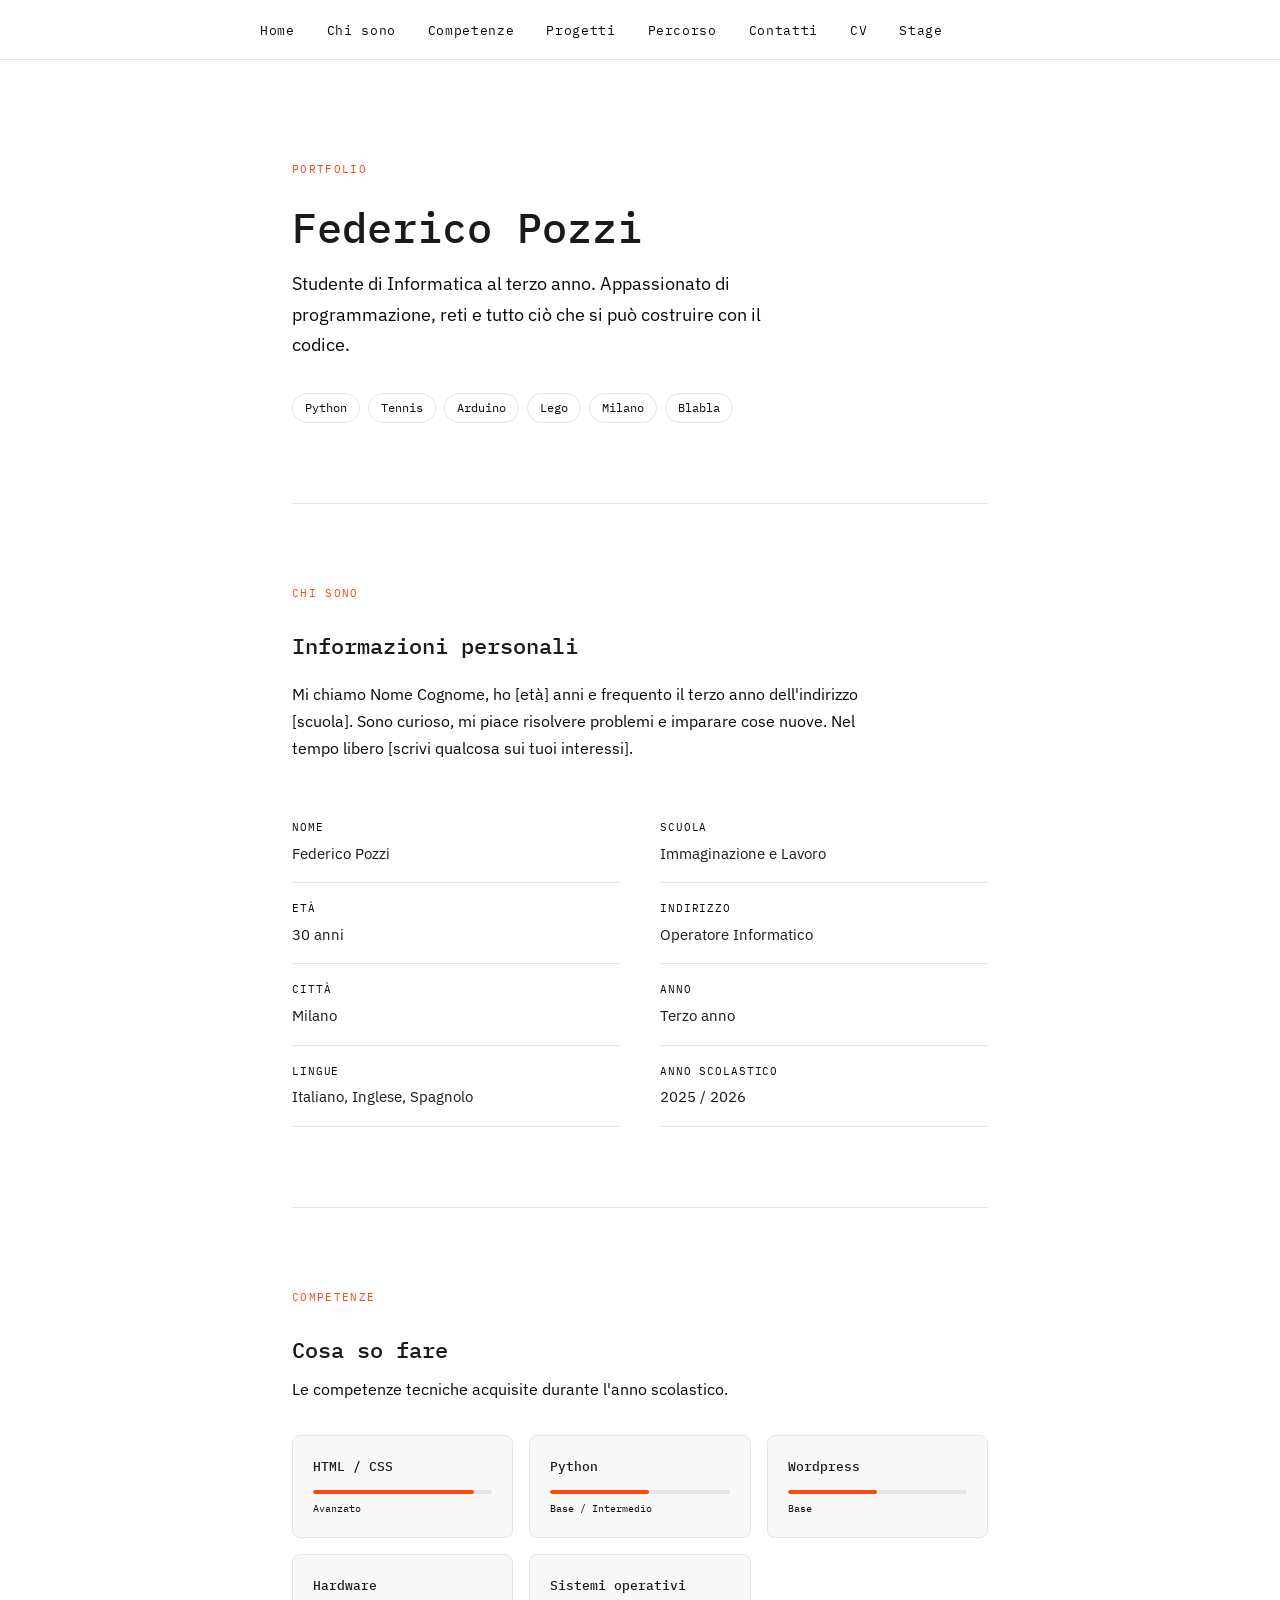
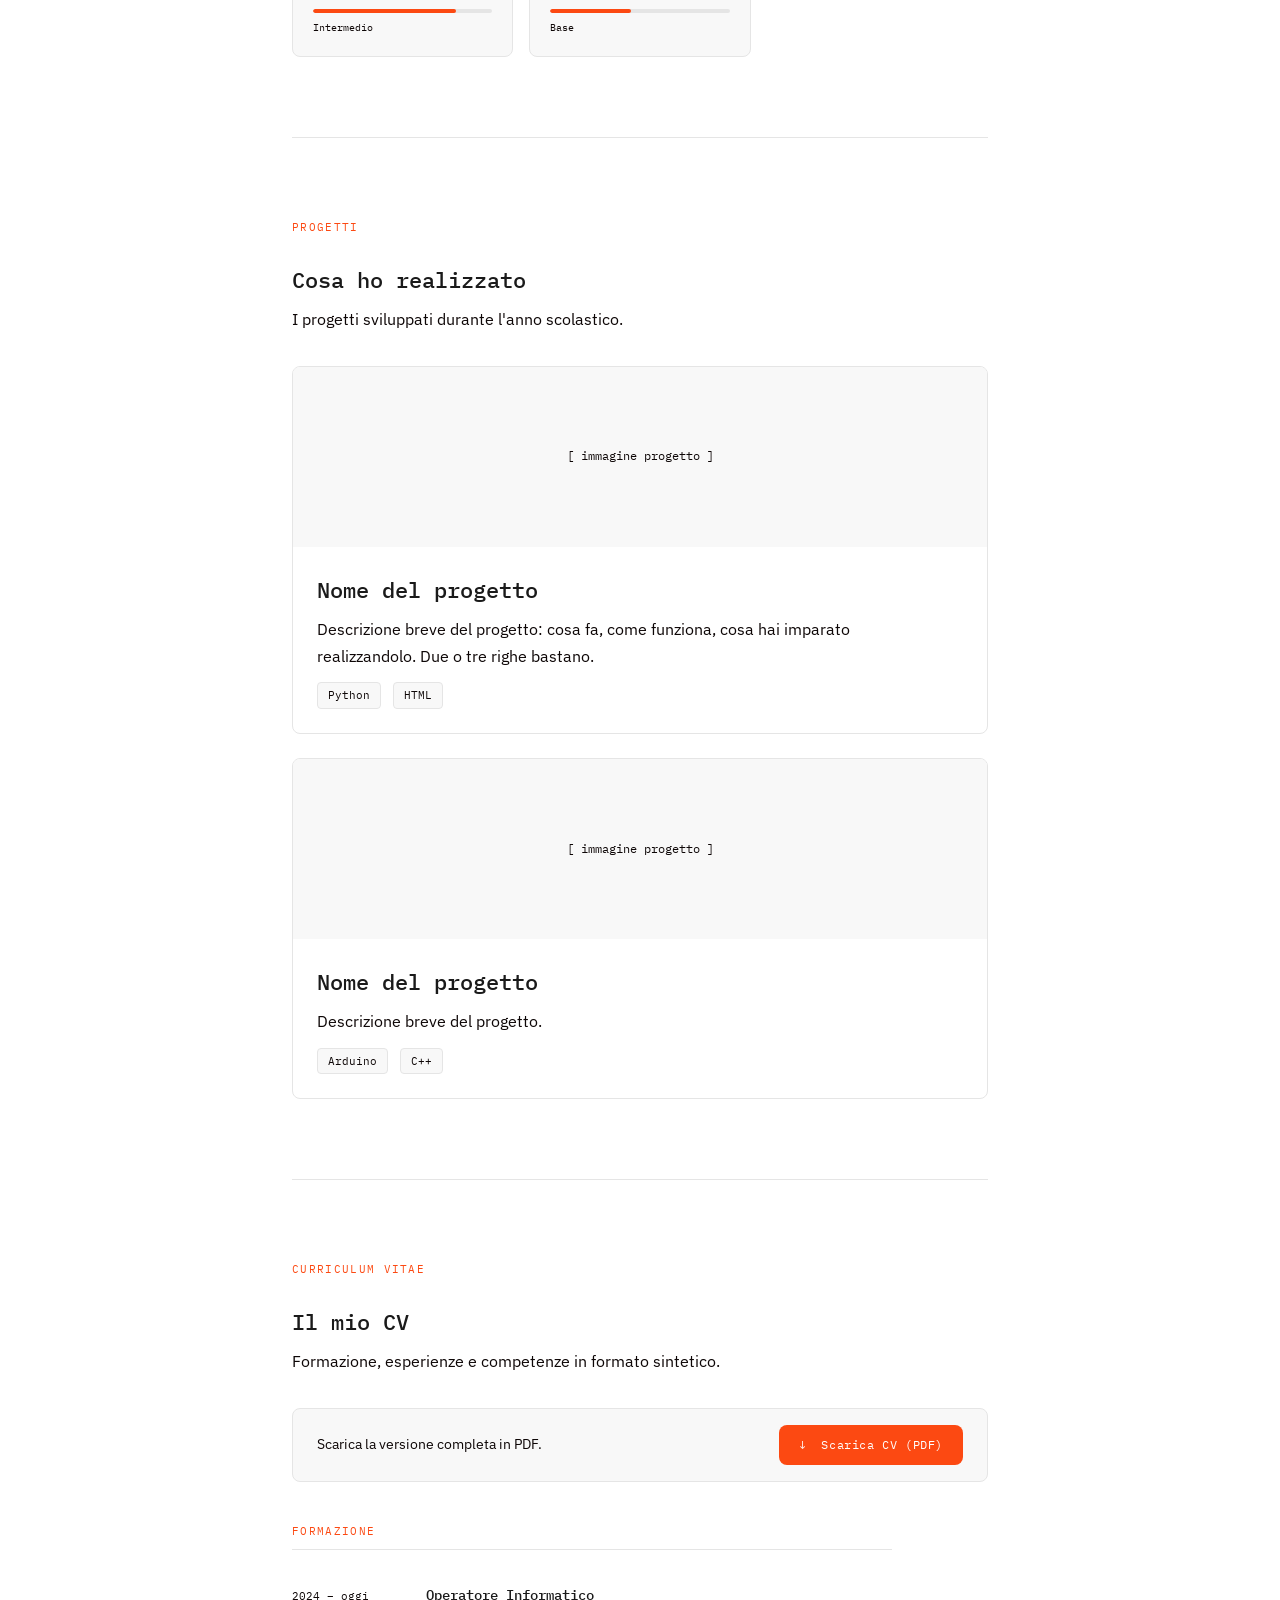
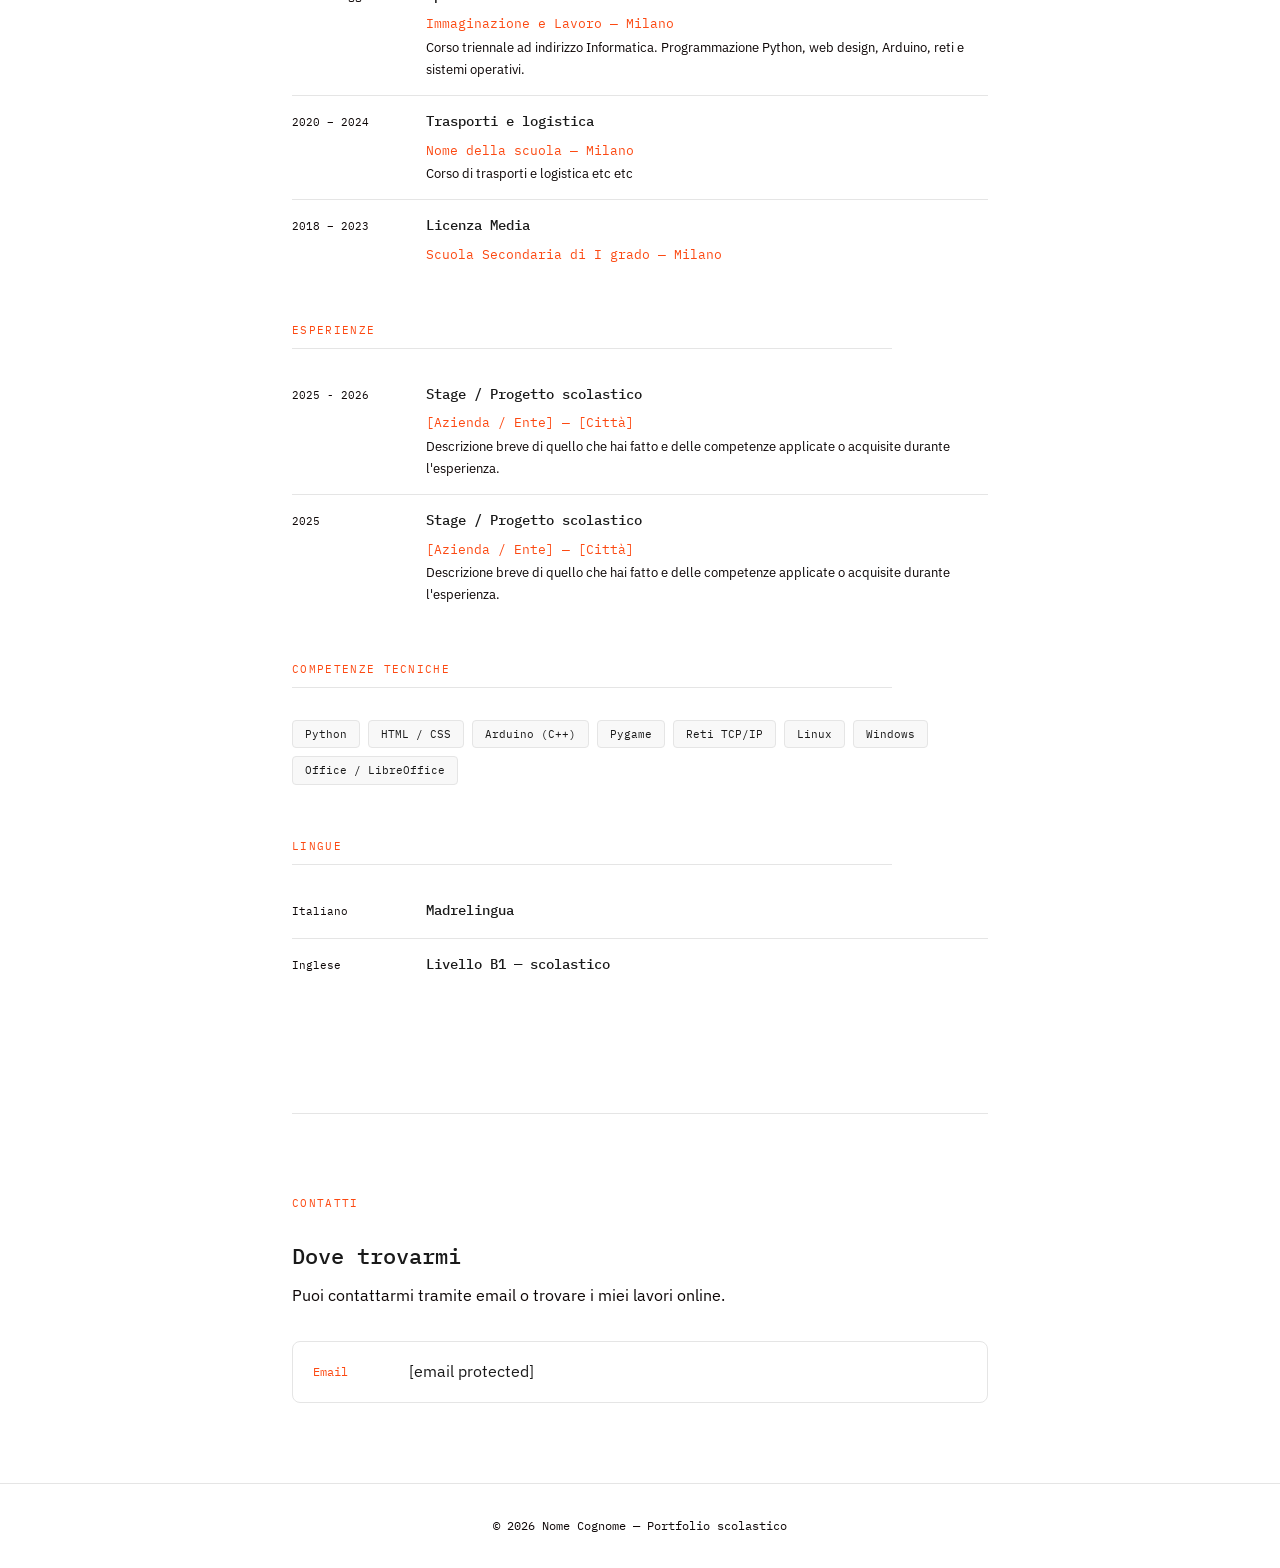
<file: index.html>
<!DOCTYPE html>
<html lang="it">
<head>
  <meta charset="UTF-8" />
  <meta name="viewport" content="width=device-width, initial-scale=1.0"/>

  <!-- ✏️ MODIFICA: cambia il titolo con il tuo nome -->
  <title>Federico Pozzi — Portfolio</title>

  <link rel="preconnect" href="https://fonts.googleapis.com">
  <link href="https://fonts.googleapis.com/css2?family=IBM+Plex+Sans:wght@300;400;500&family=IBM+Plex+Mono:wght@400;500&display=swap" rel="stylesheet">
  <link rel="stylesheet" href="style.css">
</head>

<body>

  <!-- NAVIGAZIONE -->
  <nav>
    <ul>
      <!-- ✏️ puoi cambiare le voci del menu -->
      <li><a href="#hero">Home</a></li>
      <li><a href="#chi-sono">Chi sono</a></li>
      <li><a href="#competenze">Competenze</a></li>
      <li><a href="#progetti">Progetti</a></li>
      <li><a href="#percorso">Percorso</a></li>
      <li><a href="#contatti">Contatti</a></li>
      <li><a href="#cv">CV</a></li>
      <li><a href="./stage.html">Stage</a></li>
    </ul>
  </nav>

  <main>

    <!-- ==========================================
         HERO — presentazione iniziale
         ========================================== -->
    <section id="hero">
      <p class="etichetta">Portfolio</p>

      <!-- ✏️ MODIFICA: il tuo nome e cognome -->
      <h1>Federico Pozzi</h1>

      <!-- ✏️ MODIFICA: una frase breve su di te -->
      <p class="sottotitolo">
        Studente di Informatica al terzo anno. Appassionato di programmazione,
        reti e tutto ciò che si può costruire con il codice.
      </p>

      <!-- ✏️ MODIFICA: le parole chiave che ti descrivono -->
      <div class="tag-list">
        <span class="tag">Python</span>
        <span class="tag">Tennis</span>
        <span class="tag">Arduino</span>
        <span class="tag">Lego</span>
        <span class="tag">Milano</span>
        <span class="tag">Blabla</span>
      </div>
    </section>

    <!-- ==========================================
         CHI SONO
         ========================================== -->
    <section id="chi-sono">
      <p class="etichetta">Chi sono</p>
      <h2>Informazioni personali</h2>

      <!-- ✏️ MODIFICA: scrivi qualcosa su di te -->
      <p style="margin-top: 16px;">
        Mi chiamo Nome Cognome, ho [età] anni e frequento il terzo anno
        dell'indirizzo [scuola]. Sono curioso,
        mi piace risolvere problemi e imparare cose nuove.
        Nel tempo libero [scrivi qualcosa sui tuoi interessi].
      </p>

      <div class="griglia-2col" style="margin-top: 40px;">
        <div>
          <!-- ✏️ MODIFICA: le tue informazioni -->
          <div class="info-riga">
            <span>Nome</span>
            <span>Federico Pozzi</span>
          </div>
          <div class="info-riga">
            <span>Età</span>
            <span>30 anni</span>
          </div>
          <div class="info-riga">
            <span>Città</span>
            <span>Milano</span>
          </div>
          <div class="info-riga">
            <span>Lingue</span>
            <span>Italiano, Inglese, Spagnolo</span>
          </div>
        </div>
        <div>
          <div class="info-riga">
            <span>Scuola</span>
            <span>Immaginazione e Lavoro</span>
          </div>
          <div class="info-riga">
            <span>Indirizzo</span>
            <span>Operatore Informatico</span>
          </div>
          <div class="info-riga">
            <span>Anno</span>
            <span>Terzo anno</span>
          </div>
          <div class="info-riga">
            <span>Anno scolastico</span>
            <span>2025 / 2026</span>
          </div>
        </div>
      </div>
    </section>

    <!-- ==========================================
         COMPETENZE
         ========================================== -->
    <section id="competenze">
      <p class="etichetta">Competenze</p>
      <h2>Cosa so fare</h2>
      <p style="margin-top: 8px;">
        Le competenze tecniche acquisite durante l'anno scolastico.
      </p>

      <!-- ✏️ MODIFICA: le tue competenze e il livello (da 0% a 100%) -->
      <div class="competenze-griglia">

        <div class="competenza-card">
          <h3>HTML / CSS</h3>
          <div class="barra-contenitore">
            <div class="barra" style="width: 90%"></div>
          </div>
          <p class="livello-label">Avanzato</p>
        </div>

        <div class="competenza-card">
          <h3>Python</h3>
          <div class="barra-contenitore">
            <div class="barra" style="width: 55%"></div>
          </div>
          <p class="livello-label">Base / Intermedio</p>
        </div>

        <div class="competenza-card">
          <h3>Wordpress</h3>
          <div class="barra-contenitore">
            <div class="barra" style="width: 50%"></div>
          </div>
          <p class="livello-label">Base</p>
        </div>

        <div class="competenza-card">
          <h3>Hardware</h3>
          <div class="barra-contenitore">
            <div class="barra" style="width: 80%"></div>
          </div>
          <p class="livello-label">Intermedio</p>
        </div>

        <div class="competenza-card">
          <h3>Sistemi operativi</h3>
          <div class="barra-contenitore">
            <div class="barra" style="width: 45%"></div>
          </div>
          <p class="livello-label">Base</p>
        </div>

        <!-- ✏️ aggiungi altre competenze copiando il blocco sopra -->

      </div>
    </section>

    <!-- ==========================================
         PROGETTI
         ========================================== -->
    <section id="progetti">
      <p class="etichetta">Progetti</p>
      <h2>Cosa ho realizzato</h2>
      <p style="margin-top: 8px;">
        I progetti sviluppati durante l'anno scolastico.
      </p>

      <div class="progetti-lista">

        <!-- PROGETTO 1 — ✏️ MODIFICA con il tuo progetto -->
        <div class="progetto-card">
          <div class="progetto-immagine">
            <!-- ✏️ sostituisci questo placeholder con un'immagine del progetto:
                 <img src="screenshot-progetto.jpg" alt="Nome progetto" style="width:100%;height:100%;object-fit:cover;">
            -->
            [ immagine progetto ]
          </div>
          <div class="progetto-corpo">
            <h2>Nome del progetto</h2>
            <p style="margin-top: 8px;">
              Descrizione breve del progetto: cosa fa, come funziona, cosa hai imparato
              realizzandolo. Due o tre righe bastano.
            </p>
            <div class="progetto-meta">
              <!-- ✏️ aggiungi i linguaggi / strumenti usati -->
              <span class="badge">Python</span>
              <span class="badge">HTML</span>
            </div>
            <!-- ✏️ se hai un link al progetto, inseriscilo qui -->
            <!-- <a href="#" class="progetto-link">→ Vedi il progetto</a> -->
          </div>
        </div>

        <!-- PROGETTO 2 — ✏️ MODIFICA con il tuo progetto -->
        <div class="progetto-card">
          <div class="progetto-immagine">[ immagine progetto ]</div>
          <div class="progetto-corpo">
            <h2>Nome del progetto</h2>
            <p style="margin-top: 8px;">
              Descrizione breve del progetto.
            </p>
            <div class="progetto-meta">
              <span class="badge">Arduino</span>
              <span class="badge">C++</span>
            </div>
          </div>
        </div>

        <!-- ✏️ copia un blocco qui sopra per aggiungere altri progetti -->

      </div>
    </section>

    <!-- ==========================================
         CV
         ========================================== -->
    <section id="cv">
      <p class="etichetta">Curriculum Vitae</p>
      <h2>Il mio CV</h2>
      <p style="margin-top: 8px;">
        Formazione, esperienze e competenze in formato sintetico.
      </p>

      <!-- BOTTONE DOWNLOAD PDF -->
      <div class="cv-download-bar">
        <p>Scarica la versione completa in PDF.</p>
        <!-- ✏️ MODIFICA: sostituisci "cv.pdf" con il nome del tuo file PDF -->
        <a href="cv.pdf" download="NomeCognome_CV.pdf" class="btn-scarica">
          ↓ &nbsp;Scarica CV (PDF)
        </a>
      </div>

      <!-- FORMAZIONE -->
      <div class="cv-blocco">
        <p class="cv-blocco-titolo">Formazione</p>

        <!-- ✏️ MODIFICA: il tuo percorso scolastico -->
        <div class="cv-riga">
          <span class="cv-periodo">2024 – oggi</span>
          <div class="cv-contenuto">
            <h3>Operatore Informatico</h3>
            <span class="cv-luogo">Immaginazione e Lavoro — Milano</span>
            <p>Corso triennale ad indirizzo Informatica. Programmazione Python,
               web design, Arduino, reti e sistemi operativi.</p>
          </div>
        </div>

        <div class="cv-riga">
          <span class="cv-periodo">2020 – 2024</span>
          <div class="cv-contenuto">
            <h3>Trasporti e logistica</h3>
            <span class="cv-luogo">Nome della scuola — Milano</span>
            <p>Corso di trasporti e logistica etc etc</p>
          </div>
        </div>

        <div class="cv-riga">
          <span class="cv-periodo">2018 – 2023</span>
          <div class="cv-contenuto">
            <h3>Licenza Media</h3>
            <!-- ✏️ MODIFICA: la tua scuola media -->
            <span class="cv-luogo">Scuola Secondaria di I grado — Milano</span>
          </div>
        </div>

        <!-- ✏️ aggiungi altri blocchi copiando una cv-riga -->
      </div>

      <!-- ESPERIENZE -->
      <div class="cv-blocco">
        <p class="cv-blocco-titolo">Esperienze</p>

        <!-- ✏️ MODIFICA: aggiungi stage, lavori, volontariato, ecc. -->
        <div class="cv-riga">
          <span class="cv-periodo">2025 - 2026</span>
          <div class="cv-contenuto">
            <h3>Stage / Progetto scolastico</h3>
            <!-- ✏️ MODIFICA: azienda o contesto -->
            <span class="cv-luogo">[Azienda / Ente] — [Città]</span>
            <p>Descrizione breve di quello che hai fatto e delle competenze
               applicate o acquisite durante l'esperienza.</p>
          </div>
        </div>

         <div class="cv-riga">
          <span class="cv-periodo">2025</span>
          <div class="cv-contenuto">
            <h3>Stage / Progetto scolastico</h3>
            <!-- ✏️ MODIFICA: azienda o contesto -->
            <span class="cv-luogo">[Azienda / Ente] — [Città]</span>
            <p>Descrizione breve di quello che hai fatto e delle competenze
               applicate o acquisite durante l'esperienza.</p>
          </div>
        </div>

        <!-- ✏️ se non hai esperienze lavorative ancora, puoi rimuovere
             questa sezione o usarla per progetti extrascolastici -->
      </div>

      <!-- COMPETENZE TECNICHE -->
      <div class="cv-blocco">
        <p class="cv-blocco-titolo">Competenze tecniche</p>
        <!-- ✏️ MODIFICA: le tue competenze -->
        <div class="cv-skill-lista">
          <span class="cv-skill">Python</span>
          <span class="cv-skill">HTML / CSS</span>
          <span class="cv-skill">Arduino (C++)</span>
          <span class="cv-skill">Pygame</span>
          <span class="cv-skill">Reti TCP/IP</span>
          <span class="cv-skill">Linux</span>
          <span class="cv-skill">Windows</span>
          <span class="cv-skill">Office / LibreOffice</span>
        </div>
      </div>

      <!-- LINGUE -->
      <div class="cv-blocco">
        <p class="cv-blocco-titolo">Lingue</p>

        <div class="cv-riga">
          <span class="cv-periodo">Italiano</span>
          <div class="cv-contenuto">
            <h3>Madrelingua</h3>
          </div>
        </div>

        <div class="cv-riga">
          <span class="cv-periodo">Inglese</span>
          <div class="cv-contenuto">
            <!-- ✏️ MODIFICA: il tuo livello -->
            <h3>Livello B1 — scolastico</h3>
          </div>
        </div>
      </div>

    </section>

    <!-- ==========================================
         CONTATTI
         ========================================== -->
    <section id="contatti">
      <p class="etichetta">Contatti</p>
      <h2>Dove trovarmi</h2>
      <p style="margin-top: 8px;">
        Puoi contattarmi tramite email o trovare i miei lavori online.
      </p>

      <div class="contatti-lista">

        <!-- ✏️ MODIFICA: la tua email -->
        <a href="/cdn-cgi/l/email-protection#3b4f4e5a7b5e565a525715524f" class="contatto-riga">
          <span class="contatto-icona">Email</span>
          <span><span class="__cf_email__" data-cfemail="5d29283c1d38303c3431733429">[email&#160;protected]</span></span>
        </a>

        <!-- ✏️ MODIFICA: il tuo profilo GitHub (se ce l'hai)
        <a href="https://github.com/tuousername" class="contatto-riga" target="_blank">
          <span class="contatto-icona">GitHub</span>
          <span>github.com/tuousername</span>
        </a> -->

        <!-- ✏️ aggiungi altri link (LinkedIn, ecc.) copiando il blocco sopra
             oppure cancella quelli che non usi -->

      </div>
    </section>

    

  </main>

    <footer>
    <!-- ✏️ MODIFICA: il tuo nome -->
    © 2026 Nome Cognome — Portfolio scolastico
  </footer>

</body>
</html>
</file>
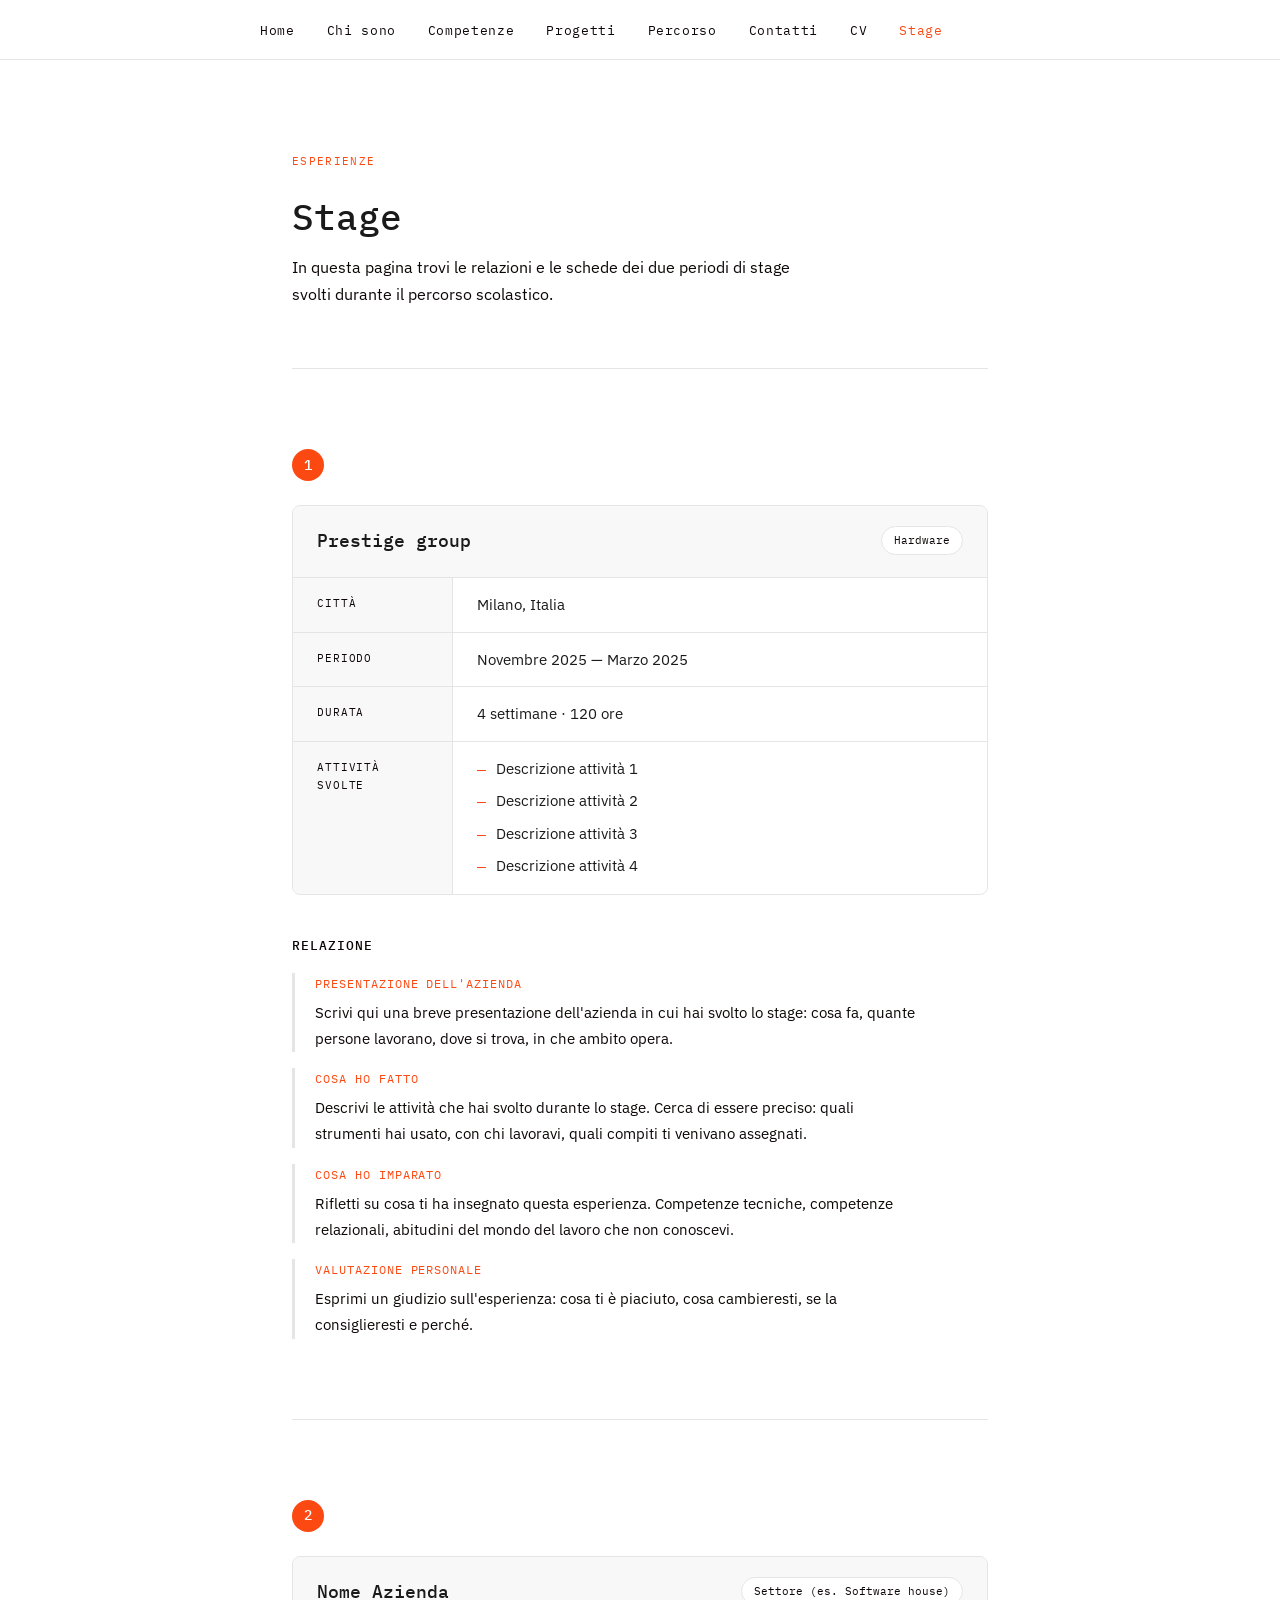
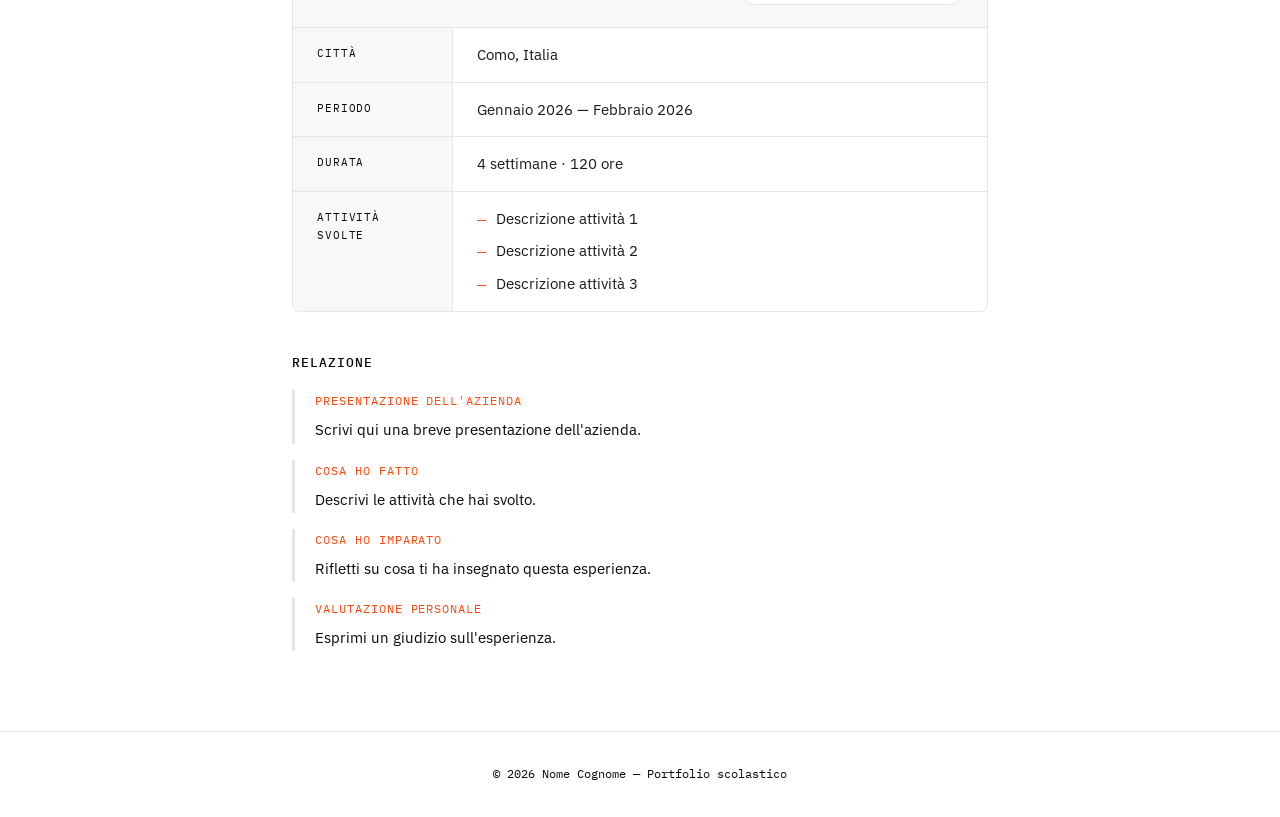
<file: stage.html>
<!DOCTYPE html>
<html lang="it">
<head>
  <meta charset="UTF-8" />
  <meta name="viewport" content="width=device-width, initial-scale=1.0"/>

  <!-- ✏️ MODIFICA: cambia il titolo con il tuo nome -->
  <title>Nome Cognome — Stage</title>

  <link rel="preconnect" href="https://fonts.googleapis.com">
  <link href="https://fonts.googleapis.com/css2?family=IBM+Plex+Sans:wght@300;400;500&family=IBM+Plex+Mono:wght@400;500&display=swap" rel="stylesheet">
  <link rel="stylesheet" href="style.css">
</head>

<body class="pagina-stage">

  <!-- NAVIGAZIONE -->
  <nav>
    <ul>
      <!-- ✏️ MODIFICA: stessi link del tuo portfolio -->
      <li><a href="./index.html">Home</a></li>
      <li><a href="index.html#chi-sono">Chi sono</a></li>
      <li><a href="./index.html#competenze">Competenze</a></li>
      <li><a href="./index.html#progetti">Progetti</a></li>
      <li><a href="./index.html#percorso">Percorso</a></li>
      <li><a href="./index.html#contatti">Contatti</a></li>
      <li><a href="./index.html#cv">CV</a></li>
      <li><a href="./stage.html" class="attivo">Stage</a></li>
    </ul>
  </nav>

  <main>

    <!-- INTESTAZIONE -->
    <section id="intro">
      <p class="etichetta">Esperienze</p>
      <h1>Stage</h1>
      <p>
        In questa pagina trovi le relazioni e le schede dei due periodi
        di stage svolti durante il percorso scolastico.
      </p>
    </section>


    <!-- ==========================================
         STAGE 1
         ========================================== -->
    <section id="stage-1">

      <div class="numero-stage">1</div>

      <!-- SCHEDA AZIENDA -->
      <div class="scheda-azienda">

        <div class="scheda-header">
          <!-- ✏️ MODIFICA: nome azienda e settore -->
          <h2>Prestige group</h2>
          <span class="settore-badge">Hardware</span>
        </div>

        <div class="scheda-corpo">

          <div class="scheda-riga">
            <span class="scheda-label">Città</span>
            <!-- ✏️ MODIFICA -->
            <span class="scheda-valore">Milano, Italia</span>
          </div>

          <div class="scheda-riga">
            <span class="scheda-label">Periodo</span>
            <!-- ✏️ MODIFICA: quando hai fatto lo stage -->
            <span class="scheda-valore">Novembre 2025 — Marzo 2025</span>
          </div>

          <div class="scheda-riga">
            <span class="scheda-label">Durata</span>
            <!-- ✏️ MODIFICA -->
            <span class="scheda-valore">4 settimane · 120 ore</span>
          </div>

          <div class="scheda-riga">
            <span class="scheda-label">Attività svolte</span>
            <!-- ✏️ MODIFICA: aggiungi / rimuovi voci -->
            <ul class="attivita-lista">
              <li>Descrizione attività 1</li>
              <li>Descrizione attività 2</li>
              <li>Descrizione attività 3</li>
              <li>Descrizione attività 4</li>
            </ul>
          </div>

        </div>
      </div>

      <!-- RELAZIONE -->
      <div class="relazione-contenitore">
        <h3>Relazione</h3>

        <div class="relazione-testo">

          <!-- ✏️ Ogni blocco è un paragrafo della relazione.
               Puoi cambiare i titoli e scrivere il tuo testo dentro i tag <p>.
               Puoi aggiungere altri paragrafi copiando il blocco sotto. -->

          <div class="relazione-paragrafo">
            <p class="para-titolo">Presentazione dell'azienda</p>
            <p>
              Scrivi qui una breve presentazione dell'azienda in cui hai svolto
              lo stage: cosa fa, quante persone lavorano, dove si trova,
              in che ambito opera.
            </p>
          </div>

          <div class="relazione-paragrafo">
            <p class="para-titolo">Cosa ho fatto</p>
            <p>
              Descrivi le attività che hai svolto durante lo stage.
              Cerca di essere preciso: quali strumenti hai usato,
              con chi lavoravi, quali compiti ti venivano assegnati.
            </p>
          </div>

          <div class="relazione-paragrafo">
            <p class="para-titolo">Cosa ho imparato</p>
            <p>
              Rifletti su cosa ti ha insegnato questa esperienza.
              Competenze tecniche, competenze relazionali, abitudini
              del mondo del lavoro che non conoscevi.
            </p>
          </div>

          <div class="relazione-paragrafo">
            <p class="para-titolo">Valutazione personale</p>
            <p>
              Esprimi un giudizio sull'esperienza: cosa ti è piaciuto,
              cosa cambieresti, se la consiglieresti e perché.
            </p>
          </div>

        </div>
      </div>

    </section>


    <!-- ==========================================
         STAGE 2
         ========================================== -->
    <section id="stage-2">

      <div class="numero-stage">2</div>

      <!-- SCHEDA AZIENDA -->
      <div class="scheda-azienda">

        <div class="scheda-header">
          <!-- ✏️ MODIFICA: nome azienda e settore -->
          <h2>Nome Azienda</h2>
          <span class="settore-badge">Settore (es. Software house)</span>
        </div>

        <div class="scheda-corpo">

          <div class="scheda-riga">
            <span class="scheda-label">Città</span>
            <span class="scheda-valore">Como, Italia</span>
          </div>

          <div class="scheda-riga">
            <span class="scheda-label">Periodo</span>
            <span class="scheda-valore">Gennaio 2026 — Febbraio 2026</span>
          </div>

          <div class="scheda-riga">
            <span class="scheda-label">Durata</span>
            <span class="scheda-valore">4 settimane · 120 ore</span>
          </div>

          <div class="scheda-riga">
            <span class="scheda-label">Attività svolte</span>
            <ul class="attivita-lista">
              <li>Descrizione attività 1</li>
              <li>Descrizione attività 2</li>
              <li>Descrizione attività 3</li>
            </ul>
          </div>

        </div>
      </div>

      <!-- RELAZIONE -->
      <div class="relazione-contenitore">
        <h3>Relazione</h3>

        <div class="relazione-testo">

          <div class="relazione-paragrafo">
            <p class="para-titolo">Presentazione dell'azienda</p>
            <p>
              Scrivi qui una breve presentazione dell'azienda.
            </p>
          </div>

          <div class="relazione-paragrafo">
            <p class="para-titolo">Cosa ho fatto</p>
            <p>
              Descrivi le attività che hai svolto.
            </p>
          </div>

          <div class="relazione-paragrafo">
            <p class="para-titolo">Cosa ho imparato</p>
            <p>
              Rifletti su cosa ti ha insegnato questa esperienza.
            </p>
          </div>

          <div class="relazione-paragrafo">
            <p class="para-titolo">Valutazione personale</p>
            <p>
              Esprimi un giudizio sull'esperienza.
            </p>
          </div>

        </div>
      </div>

    </section>

  </main>

  <footer>
    <!-- ✏️ MODIFICA: il tuo nome -->
    © 2026 Nome Cognome — Portfolio scolastico
  </footer>

</body>
</html>
</file>
<file: style.css>
/* =============================================
   VARIABILI — modifica qui i colori del sito
   Cambiarle qui le cambia su TUTTE le pagine
   ============================================= */
:root {
  --colore-sfondo:     #ffffff;
  --colore-testo:      #1a1a1a;
  --colore-testo-muto: #0d0606;
  --colore-accento:    #fc4912;   /* ✏️ cambia questo colore con il tuo preferito */
  --colore-bordo:      #e5e5e5;
  --colore-card:       #f8f8f8;

  --font-titoli: 'IBM Plex Mono', monospace;
  --font-testo:  'IBM Plex Sans', sans-serif;

  --larghezza-max: 760px;
  --raggio:        8px;
}

/* =============================================
   RESET E BASE
   ============================================= */
*, *::before, *::after {
  box-sizing: border-box;
  margin: 0;
  padding: 0;
}

html {
  scroll-behavior: smooth;
}

body {
  background-color: var(--colore-sfondo);
  color: var(--colore-testo);
  font-family: var(--font-testo);
  font-size: 16px;
  line-height: 1.7;
}

/* =============================================
   NAVIGAZIONE
   ============================================= */
nav {
  position: sticky;
  top: 0;
  background-color: var(--colore-sfondo);
  border-bottom: 1px solid var(--colore-bordo);
  z-index: 100;
  padding: 0 32px;
}

nav ul {
  list-style: none;
  display: flex;
  gap: 32px;
  max-width: var(--larghezza-max);
  margin: 0 auto;
  padding: 16px 0;
}

nav a {
  text-decoration: none;
  color: var(--colore-testo-muto);
  font-size: 13px;
  font-family: var(--font-titoli);
  letter-spacing: 0.05em;
  transition: color 0.2s;
}

nav a:hover,
nav a.attivo {
  color: var(--colore-accento);
}

/* =============================================
   LAYOUT PRINCIPALE
   ============================================= */
main {
  max-width: var(--larghezza-max);
  margin: 0 auto;
  padding: 0 32px;
}

section {
  padding: 80px 0;
  border-bottom: 1px solid var(--colore-bordo);
}

section:last-child {
  border-bottom: none;
}

/* =============================================
   TIPOGRAFIA
   ============================================= */
.etichetta {
  font-family: var(--font-titoli);
  font-size: 11px;
  letter-spacing: 0.12em;
  text-transform: uppercase;
  color: var(--colore-accento);
  margin-bottom: 24px;
}

h1 {
  font-family: var(--font-titoli);
  font-size: clamp(28px, 5vw, 42px);
  font-weight: 500;
  line-height: 1.2;
  margin-bottom: 16px;
}

/* h1 nella pagina stage è leggermente più piccolo */
.pagina-stage h1 {
  font-size: clamp(24px, 4vw, 36px);
}

h2 {
  font-family: var(--font-titoli);
  font-size: 22px;
  font-weight: 500;
  margin-bottom: 8px;
}

h3 {
  font-family: var(--font-titoli);
  font-size: 15px;
  font-weight: 500;
  margin-bottom: 6px;
}

p {
  color: var(--colore-testo-muto);
  max-width: 600px;
}

a {
  color: var(--colore-accento);
}

/* =============================================
   SEZIONE HERO (intestazione — solo index)
   ============================================= */
#hero {
  padding: 100px 0 80px;
}

#hero .sottotitolo {
  font-size: 18px;
  color: var(--colore-testo-muto);
  margin-bottom: 32px;
  max-width: 520px;
}

.tag-list {
  display: flex;
  flex-wrap: wrap;
  gap: 8px;
  margin-top: 24px;
}

.tag {
  font-family: var(--font-titoli);
  font-size: 12px;
  padding: 4px 12px;
  border: 1px solid var(--colore-bordo);
  border-radius: 100px;
  color: var(--colore-testo-muto);
}

/* =============================================
   SEZIONE CHI SONO — griglia 2 colonne
   ============================================= */
.griglia-2col {
  display: grid;
  grid-template-columns: 1fr 1fr;
  gap: 40px;
  margin-top: 32px;
}

.info-riga {
  display: flex;
  flex-direction: column;
  gap: 4px;
  padding: 16px 0;
  border-bottom: 1px solid var(--colore-bordo);
}

.info-riga span:first-child {
  font-family: var(--font-titoli);
  font-size: 11px;
  text-transform: uppercase;
  letter-spacing: 0.08em;
  color: var(--colore-testo-muto);
}

.info-riga span:last-child {
  font-size: 15px;
  color: var(--colore-testo);
}

/* =============================================
   SEZIONE COMPETENZE
   ============================================= */
.competenze-griglia {
  display: grid;
  grid-template-columns: repeat(auto-fill, minmax(200px, 1fr));
  gap: 16px;
  margin-top: 32px;
}

.competenza-card {
  background: var(--colore-card);
  border: 1px solid var(--colore-bordo);
  border-radius: var(--raggio);
  padding: 20px;
}

.competenza-card h3 {
  font-size: 13px;
  margin-bottom: 12px;
  color: var(--colore-testo);
}

.barra-contenitore {
  background: var(--colore-bordo);
  border-radius: 4px;
  height: 4px;
  overflow: hidden;
}

.barra {
  height: 100%;
  background: var(--colore-accento);
  border-radius: 4px;
}

.livello-label {
  font-family: var(--font-titoli);
  font-size: 10px;
  color: var(--colore-testo-muto);
  margin-top: 6px;
}

/* =============================================
   SEZIONE PROGETTI
   ============================================= */
.progetti-lista {
  display: flex;
  flex-direction: column;
  gap: 24px;
  margin-top: 32px;
}

.progetto-card {
  border: 1px solid var(--colore-bordo);
  border-radius: var(--raggio);
  overflow: hidden;
  transition: border-color 0.2s;
}

.progetto-card:hover {
  border-color: var(--colore-accento);
}

.progetto-immagine {
  width: 100%;
  height: 180px;
  background: var(--colore-card);
  display: flex;
  align-items: center;
  justify-content: center;
  font-family: var(--font-titoli);
  font-size: 12px;
  color: var(--colore-testo-muto);
  /* ✏️ puoi sostituire il colore di sfondo con un'immagine:
     background: url('immagine-progetto.jpg') center/cover; */
}

.progetto-corpo {
  padding: 24px;
}

.progetto-meta {
  display: flex;
  gap: 12px;
  margin-top: 12px;
  flex-wrap: wrap;
}

.badge {
  font-family: var(--font-titoli);
  font-size: 11px;
  padding: 3px 10px;
  border-radius: 4px;
  background: var(--colore-card);
  border: 1px solid var(--colore-bordo);
  color: var(--colore-testo-muto);
}

.progetto-link {
  display: inline-block;
  margin-top: 16px;
  font-family: var(--font-titoli);
  font-size: 12px;
  color: var(--colore-accento);
  text-decoration: none;
}

.progetto-link:hover {
  text-decoration: underline;
}

/* =============================================
   SEZIONE PERCORSO — timeline
   ============================================= */
.timeline {
  margin-top: 32px;
  display: flex;
  flex-direction: column;
  gap: 0;
}

.timeline-item {
  display: grid;
  grid-template-columns: 100px 1fr;
  gap: 24px;
  padding-bottom: 32px;
  position: relative;
}

.timeline-item::before {
  content: '';
  position: absolute;
  left: 91px;
  top: 6px;
  bottom: 0;
  width: 1px;
  background: var(--colore-bordo);
}

.timeline-item:last-child::before {
  display: none;
}

.timeline-anno {
  font-family: var(--font-titoli);
  font-size: 12px;
  color: var(--colore-testo-muto);
  padding-top: 2px;
  text-align: right;
}

.timeline-contenuto {
  padding-left: 20px;
  position: relative;
}

.timeline-contenuto::before {
  content: '';
  position: absolute;
  left: -4px;
  top: 7px;
  width: 8px;
  height: 8px;
  border-radius: 50%;
  background: var(--colore-accento);
}

/* =============================================
   SEZIONE CONTATTI
   ============================================= */
.contatti-lista {
  margin-top: 32px;
  display: flex;
  flex-direction: column;
  gap: 16px;
}

.contatto-riga {
  display: flex;
  align-items: center;
  gap: 16px;
  padding: 16px 20px;
  border: 1px solid var(--colore-bordo);
  border-radius: var(--raggio);
  text-decoration: none;
  color: var(--colore-testo);
  transition: border-color 0.2s, background 0.2s;
}

.contatto-riga:hover {
  border-color: var(--colore-accento);
  background: var(--colore-card);
}

.contatto-icona {
  font-family: var(--font-titoli);
  font-size: 12px;
  color: var(--colore-accento);
  min-width: 80px;
}

/* =============================================
   SEZIONE CV
   ============================================= */
.cv-download-bar {
  display: flex;
  align-items: center;
  justify-content: space-between;
  background: var(--colore-card);
  border: 1px solid var(--colore-bordo);
  border-radius: var(--raggio);
  padding: 16px 24px;
  margin-top: 32px;
  margin-bottom: 40px;
  flex-wrap: wrap;
  gap: 12px;
}

.cv-download-bar p {
  font-size: 14px;
  max-width: none;
}

.btn-scarica {
  display: inline-flex;
  align-items: center;
  gap: 8px;
  background: var(--colore-accento);
  color: #fff;
  text-decoration: none;
  font-family: var(--font-titoli);
  font-size: 12px;
  letter-spacing: 0.05em;
  padding: 10px 20px;
  border-radius: var(--raggio);
  transition: opacity 0.2s;
  white-space: nowrap;
}

.btn-scarica:hover {
  opacity: 0.85;
  color: #fff;
}

.cv-blocco {
  margin-bottom: 40px;
}

.cv-blocco-titolo {
  font-family: var(--font-titoli);
  font-size: 11px;
  letter-spacing: 0.12em;
  text-transform: uppercase;
  color: var(--colore-accento);
  border-bottom: 1px solid var(--colore-bordo);
  padding-bottom: 8px;
  margin-bottom: 20px;
}

.cv-riga {
  display: grid;
  grid-template-columns: 110px 1fr;
  gap: 16px 24px;
  padding: 14px 0;
  border-bottom: 1px solid var(--colore-bordo);
  align-items: start;
}

.cv-riga:last-child {
  border-bottom: none;
}

.cv-periodo {
  font-family: var(--font-titoli);
  font-size: 11px;
  color: var(--colore-testo-muto);
  padding-top: 3px;
}

.cv-contenuto h3 {
  font-size: 14px;
  font-weight: 500;
  margin-bottom: 2px;
  color: var(--colore-testo);
}

.cv-contenuto .cv-luogo {
  font-size: 13px;
  color: var(--colore-accento);
  font-family: var(--font-titoli);
  margin-bottom: 4px;
}

.cv-contenuto p {
  font-size: 13px;
  color: var(--colore-testo-muto);
  max-width: none;
  margin: 0;
}

.cv-skill-lista {
  display: flex;
  flex-wrap: wrap;
  gap: 8px;
  padding: 12px 0;
}

.cv-skill {
  font-family: var(--font-titoli);
  font-size: 11px;
  padding: 4px 12px;
  border-radius: 4px;
  background: var(--colore-card);
  border: 1px solid var(--colore-bordo);
  color: var(--colore-testo);
}

/* =============================================
   PAGINA STAGE — componenti specifici
   ============================================= */

/* Intestazione pagina stage */
#intro {
  padding: 80px 0 60px;
}

#intro p {
  margin-top: 12px;
  max-width: 520px;
}

/* Numerazione stage (cerchio colorato) */
.numero-stage {
  display: inline-flex;
  align-items: center;
  justify-content: center;
  width: 32px;
  height: 32px;
  border-radius: 50%;
  background: var(--colore-accento);
  color: #fff;
  font-family: var(--font-titoli);
  font-size: 14px;
  font-weight: 500;
  margin-bottom: 24px;
}

/* Scheda azienda */
.scheda-azienda {
  border: 1px solid var(--colore-bordo);
  border-radius: var(--raggio);
  overflow: hidden;
  margin-bottom: 40px;
}

.scheda-header {
  background: var(--colore-card);
  border-bottom: 1px solid var(--colore-bordo);
  padding: 20px 24px;
  display: flex;
  align-items: flex-start;
  justify-content: space-between;
  gap: 16px;
  flex-wrap: wrap;
}

.scheda-header h2 {
  font-size: 18px;
  margin-bottom: 0;
}

.scheda-header .settore-badge {
  font-family: var(--font-titoli);
  font-size: 11px;
  padding: 4px 12px;
  border: 1px solid var(--colore-bordo);
  border-radius: 100px;
  color: var(--colore-testo-muto);
  background: var(--colore-sfondo);
  white-space: nowrap;
}

.scheda-corpo {
  padding: 0;
}

.scheda-riga {
  display: grid;
  grid-template-columns: 160px 1fr;
  border-bottom: 1px solid var(--colore-bordo);
}

.scheda-riga:last-child {
  border-bottom: none;
}

.scheda-label {
  font-family: var(--font-titoli);
  font-size: 11px;
  text-transform: uppercase;
  letter-spacing: 0.08em;
  color: var(--colore-testo-muto);
  padding: 16px 24px;
  background: var(--colore-card);
  border-right: 1px solid var(--colore-bordo);
  display: flex;
  align-items: flex-start;
}

.scheda-valore {
  padding: 14px 24px;
  font-size: 15px;
  color: var(--colore-testo);
}

/* Lista attività dentro la scheda */
.attivita-lista {
  list-style: none;
  display: flex;
  flex-direction: column;
  gap: 6px;
  padding: 14px 24px;
}

.attivita-lista li {
  font-size: 15px;
  color: var(--colore-testo);
  display: flex;
  gap: 10px;
  align-items: flex-start;
}

.attivita-lista li::before {
  content: '—';
  color: var(--colore-accento);
  font-family: var(--font-titoli);
  flex-shrink: 0;
  margin-top: 1px;
}

/* Relazione */
.relazione-contenitore {
  margin-top: 8px;
}

.relazione-contenitore h3 {
  font-size: 13px;
  font-weight: 500;
  text-transform: uppercase;
  letter-spacing: 0.08em;
  color: var(--colore-testo-muto);
  margin-bottom: 16px;
}

.relazione-testo {
  display: flex;
  flex-direction: column;
  gap: 16px;
}

.relazione-paragrafo {
  border-left: 3px solid var(--colore-bordo);
  padding-left: 20px;
}

.relazione-paragrafo .para-titolo {
  font-family: var(--font-titoli);
  font-size: 12px;
  text-transform: uppercase;
  letter-spacing: 0.08em;
  color: var(--colore-accento);
  margin-bottom: 6px;
}

.relazione-paragrafo p {
  font-size: 15px;
  line-height: 1.75;
  /* ✏️ il testo della relazione va qui */
}

/* =============================================
   FOOTER
   ============================================= */
footer {
  border-top: 1px solid var(--colore-bordo);
  padding: 32px;
  text-align: center;
  font-family: var(--font-titoli);
  font-size: 12px;
  color: var(--colore-testo-muto);
}

/* =============================================
   RESPONSIVE (schermi piccoli)
   ============================================= */
@media (max-width: 600px) {
  main  { padding: 0 20px; }
  nav   { padding: 0 20px; }

  /* index */
  .griglia-2col      { grid-template-columns: 1fr; }
  .timeline-item     { grid-template-columns: 70px 1fr; }
  .cv-riga           { grid-template-columns: 1fr; gap: 4px; }
  .cv-periodo        { padding-top: 0; }
  .cv-download-bar   { flex-direction: column; align-items: flex-start; }

  /* stage */
  .scheda-riga       { grid-template-columns: 1fr; }
  .scheda-label      { border-right: none; border-bottom: 1px solid var(--colore-bordo); }
  .scheda-header     { flex-direction: column; gap: 8px; }
}
</file>
